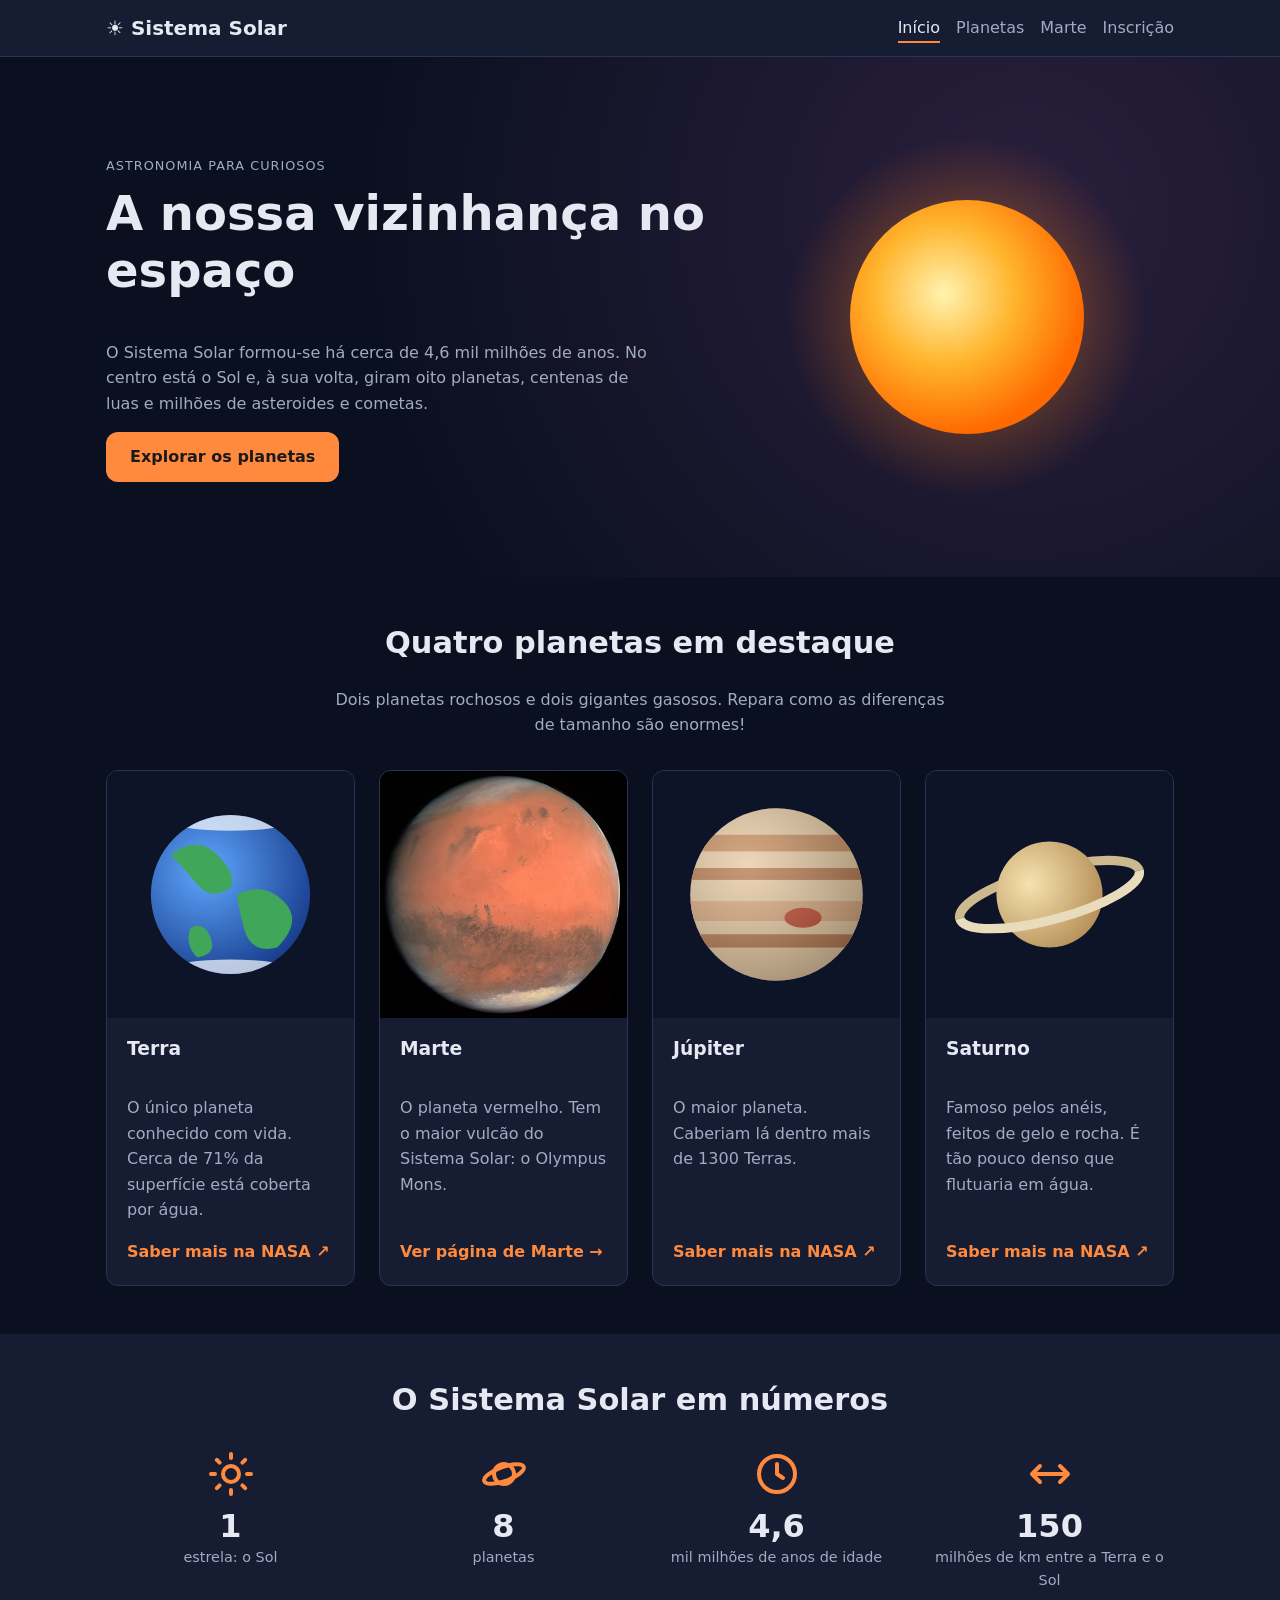
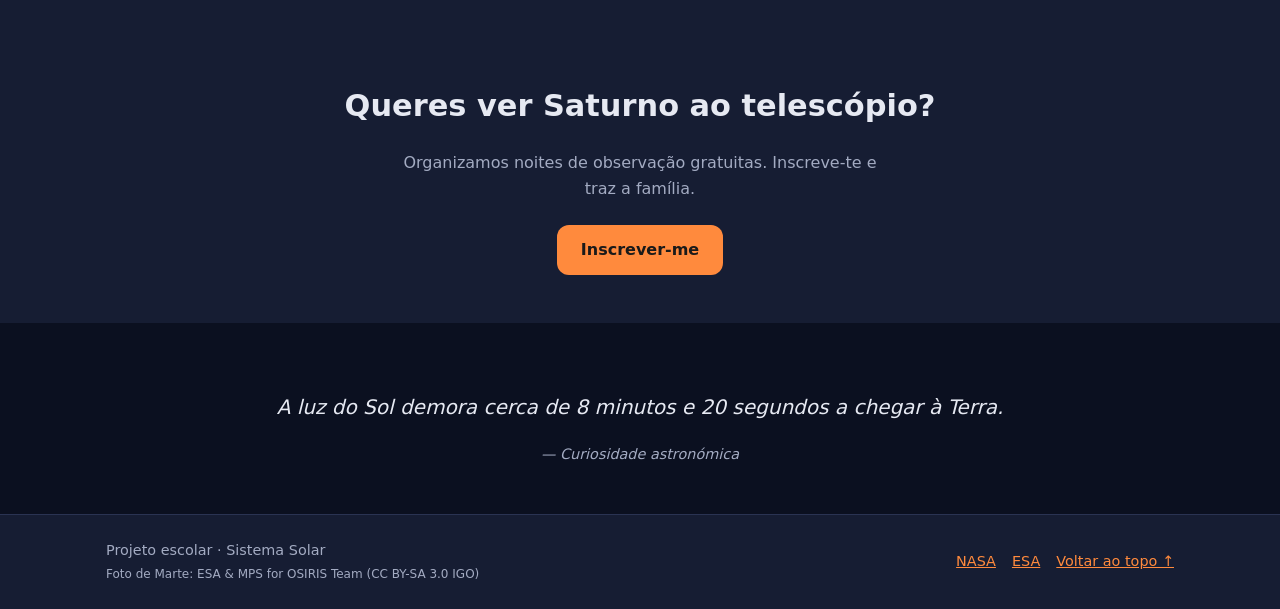
<file: sistema-solar-css/index.html>
<!DOCTYPE html>
<html lang="pt-PT">
<head>
  <!-- Codificação de caracteres: permite acentos (á, ç, ã...) -->
  <meta charset="UTF-8">
  <!-- Essencial para o design responsivo: a largura da página = largura do ecrã -->
  <meta name="viewport" content="width=device-width, initial-scale=1.0">
  <meta name="description" content="Uma viagem pelos planetas do Sistema Solar.">
  <title>Sistema Solar | Início</title>
  <!-- Ligação à folha de estilos externa -->
  <link rel="stylesheet" href="css/estilos.css">
</head>
<body>

  <!-- ===== CABEÇALHO ===== -->
  <!-- O id="topo" é o destino do link "Voltar ao topo" no rodapé -->
  <header class="cabecalho" id="topo">
    <div class="contentor cabecalho__interior">
      <a href="index.html" class="logo">☀ Sistema Solar</a>

      <!-- Navegação principal -->
      <nav aria-label="Navegação principal">
        <ul class="menu">
          <li><a href="index.html" class="menu__link menu__link--ativo">Início</a></li>
          <li><a href="#planetas" class="menu__link">Planetas</a></li>
          <li><a href="marte.html" class="menu__link">Marte</a></li>
          <li><a href="inscricao.html" class="menu__link">Inscrição</a></li>
        </ul>
      </nav>
    </div>
  </header>

  <main>

    <!-- ===== SECÇÃO DE DESTAQUE (HERO) ===== -->
    <section class="hero">
      <div class="contentor hero__grelha">
        <div class="hero__texto">
          <p class="etiqueta">Astronomia para curiosos</p>
          <h1>A nossa vizinhança no espaço</h1>
          <p>
            O Sistema Solar formou-se há cerca de 4,6 mil milhões de anos.
            No centro está o Sol e, à sua volta, giram oito planetas,
            centenas de luas e milhões de asteroides e cometas.
          </p>
          <!-- Link com aspeto de botão -->
          <a href="#planetas" class="botao">Explorar os planetas</a>
        </div>

        <!-- Imagem: o atributo alt descreve a imagem para leitores de ecrã -->
        <img
          src="img/sol.svg"
          alt="Ilustração do Sol com um brilho alaranjado"
          class="hero__imagem"
          width="400" height="400">
      </div>
    </section>

    <!-- ===== LISTA DE PLANETAS (CARTÕES) ===== -->
    <section id="planetas" class="seccao">
      <div class="contentor">
        <h2 class="seccao__titulo">Quatro planetas em destaque</h2>
        <p class="seccao__intro">
          Dois planetas rochosos e dois gigantes gasosos.
          Repara como as diferenças de tamanho são enormes!
        </p>

        <!-- Grelha de cartões: 1 coluna no telemóvel, 2 no tablet, 4 no computador -->
        <div class="grelha-cartoes">

          <article class="cartao">
            <img src="img/terra.svg" alt="Ilustração do planeta Terra" class="cartao__imagem" width="300" height="300">
            <div class="cartao__corpo">
              <h3>Terra</h3>
              <p>O único planeta conhecido com vida. Cerca de 71% da superfície está coberta por água.</p>
              <a href="https://science.nasa.gov/earth/" target="_blank" rel="noopener" class="cartao__link">Saber mais na NASA ↗</a>
            </div>
          </article>

          <article class="cartao">
            <!-- Fotografia real (JPG) em vez de ilustração (SVG).
                 srcset: lista de versões da mesma imagem e a respetiva largura (w).
                 sizes: largura que a imagem vai ocupar no ecrã.
                 O browser escolhe o ficheiro mais leve que chegue para a qualidade. -->
            <img
              src="img/marte-osiris-400.jpg"
              srcset="img/marte-osiris-400.jpg 400w,
                      img/marte-osiris-800.jpg 800w"
              sizes="(min-width: 1024px) 25vw, (min-width: 640px) 50vw, 100vw"
              alt="Fotografia de Marte tirada pela sonda Rosetta, com o planeta alaranjado sobre fundo negro"
              class="cartao__imagem cartao__imagem--foto"
              width="400" height="400"
              loading="lazy">
            <div class="cartao__corpo">
              <h3>Marte</h3>
              <p>O planeta vermelho. Tem o maior vulcão do Sistema Solar: o Olympus Mons.</p>
              <!-- Link interno para a segunda página -->
              <a href="marte.html" class="cartao__link">Ver página de Marte →</a>
            </div>
          </article>

          <article class="cartao">
            <img src="img/jupiter.svg" alt="Ilustração de Júpiter com riscas e a Grande Mancha Vermelha" class="cartao__imagem" width="300" height="300">
            <div class="cartao__corpo">
              <h3>Júpiter</h3>
              <p>O maior planeta. Caberiam lá dentro mais de 1300 Terras.</p>
              <a href="https://science.nasa.gov/jupiter/" target="_blank" rel="noopener" class="cartao__link">Saber mais na NASA ↗</a>
            </div>
          </article>

          <article class="cartao">
            <img src="img/saturno.svg" alt="Ilustração de Saturno com os seus anéis" class="cartao__imagem" width="300" height="300">
            <div class="cartao__corpo">
              <h3>Saturno</h3>
              <p>Famoso pelos anéis, feitos de gelo e rocha. É tão pouco denso que flutuaria em água.</p>
              <a href="https://science.nasa.gov/saturn/" target="_blank" rel="noopener" class="cartao__link">Saber mais na NASA ↗</a>
            </div>
          </article>

        </div>
      </div>
    </section>

    <!-- ===== EM NÚMEROS (ÍCONES SVG) =====
         Os ícones estão escritos DIRETAMENTE no HTML (SVG "inline").
         Vantagens:
           - stroke="currentColor" faz o ícone usar a cor do texto (propriedade color no CSS);
           - o tamanho controla-se com width/height no CSS;
           - não há pedidos extra ao servidor.
         aria-hidden="true": o ícone é decorativo, os leitores de ecrã ignoram-no. -->
    <section class="seccao seccao--destaque" aria-labelledby="titulo-numeros">
      <div class="contentor">
        <h2 class="seccao__titulo" id="titulo-numeros">O Sistema Solar em números</h2>

        <ul class="grelha-numeros">

          <li class="numero">
            <svg class="icone" viewBox="0 0 24 24" aria-hidden="true" fill="none" stroke="currentColor" stroke-width="2" stroke-linecap="round">
              <circle cx="12" cy="12" r="4"/>
              <path d="M12 2v2M12 20v2M2 12h2M20 12h2M4.9 4.9l1.4 1.4M17.7 17.7l1.4 1.4M4.9 19.1l1.4-1.4M17.7 6.3l1.4-1.4"/>
            </svg>
            <strong class="numero__valor">1</strong>
            <span class="numero__legenda">estrela: o Sol</span>
          </li>

          <li class="numero">
            <svg class="icone" viewBox="0 0 24 24" aria-hidden="true" fill="none" stroke="currentColor" stroke-width="2" stroke-linecap="round">
              <circle cx="12" cy="12" r="5"/>
              <ellipse cx="12" cy="12" rx="10.5" ry="3.5" transform="rotate(-20 12 12)"/>
            </svg>
            <strong class="numero__valor">8</strong>
            <span class="numero__legenda">planetas</span>
          </li>

          <li class="numero">
            <svg class="icone" viewBox="0 0 24 24" aria-hidden="true" fill="none" stroke="currentColor" stroke-width="2" stroke-linecap="round" stroke-linejoin="round">
              <circle cx="12" cy="12" r="9"/>
              <path d="M12 7v5l3 2"/>
            </svg>
            <strong class="numero__valor">4,6</strong>
            <span class="numero__legenda">mil milhões de anos de idade</span>
          </li>

          <li class="numero">
            <svg class="icone" viewBox="0 0 24 24" aria-hidden="true" fill="none" stroke="currentColor" stroke-width="2" stroke-linecap="round" stroke-linejoin="round">
              <path d="M3 12h18M7 8l-4 4 4 4M17 8l4 4-4 4"/>
            </svg>
            <strong class="numero__valor">150</strong>
            <span class="numero__legenda">milhões de km entre a Terra e o Sol</span>
          </li>

        </ul>
      </div>
    </section>

    <!-- ===== CHAMADA PARA A INSCRIÇÃO ===== -->
    <section class="seccao seccao--destaque">
      <div class="contentor chamada">
        <h2>Queres ver Saturno ao telescópio?</h2>
        <p>Organizamos noites de observação gratuitas. Inscreve-te e traz a família.</p>
        <a href="inscricao.html" class="botao">Inscrever-me</a>
      </div>
    </section>

    <!-- ===== CURIOSIDADE ===== -->
    <section class="seccao">
      <div class="contentor">
        <blockquote class="citacao">
          <p>A luz do Sol demora cerca de 8 minutos e 20 segundos a chegar à Terra.</p>
          <cite>— Curiosidade astronómica</cite>
        </blockquote>
      </div>
    </section>

  </main>

  <!-- ===== RODAPÉ ===== -->
  <footer class="rodape">
    <div class="contentor rodape__interior">
      <p>Projeto escolar · Sistema Solar<br>
        <small>Foto de Marte: ESA &amp; MPS for OSIRIS Team (CC BY-SA 3.0 IGO)</small></p>
      <ul class="rodape__links">
        <li><a href="https://science.nasa.gov/solar-system/" target="_blank" rel="noopener">NASA</a></li>
        <li><a href="https://www.esa.int/Science_Exploration/Space_Science" target="_blank" rel="noopener">ESA</a></li>
        <li><a href="#topo">Voltar ao topo ↑</a></li>
      </ul>
    </div>
  </footer>

</body>
</html>
</file>
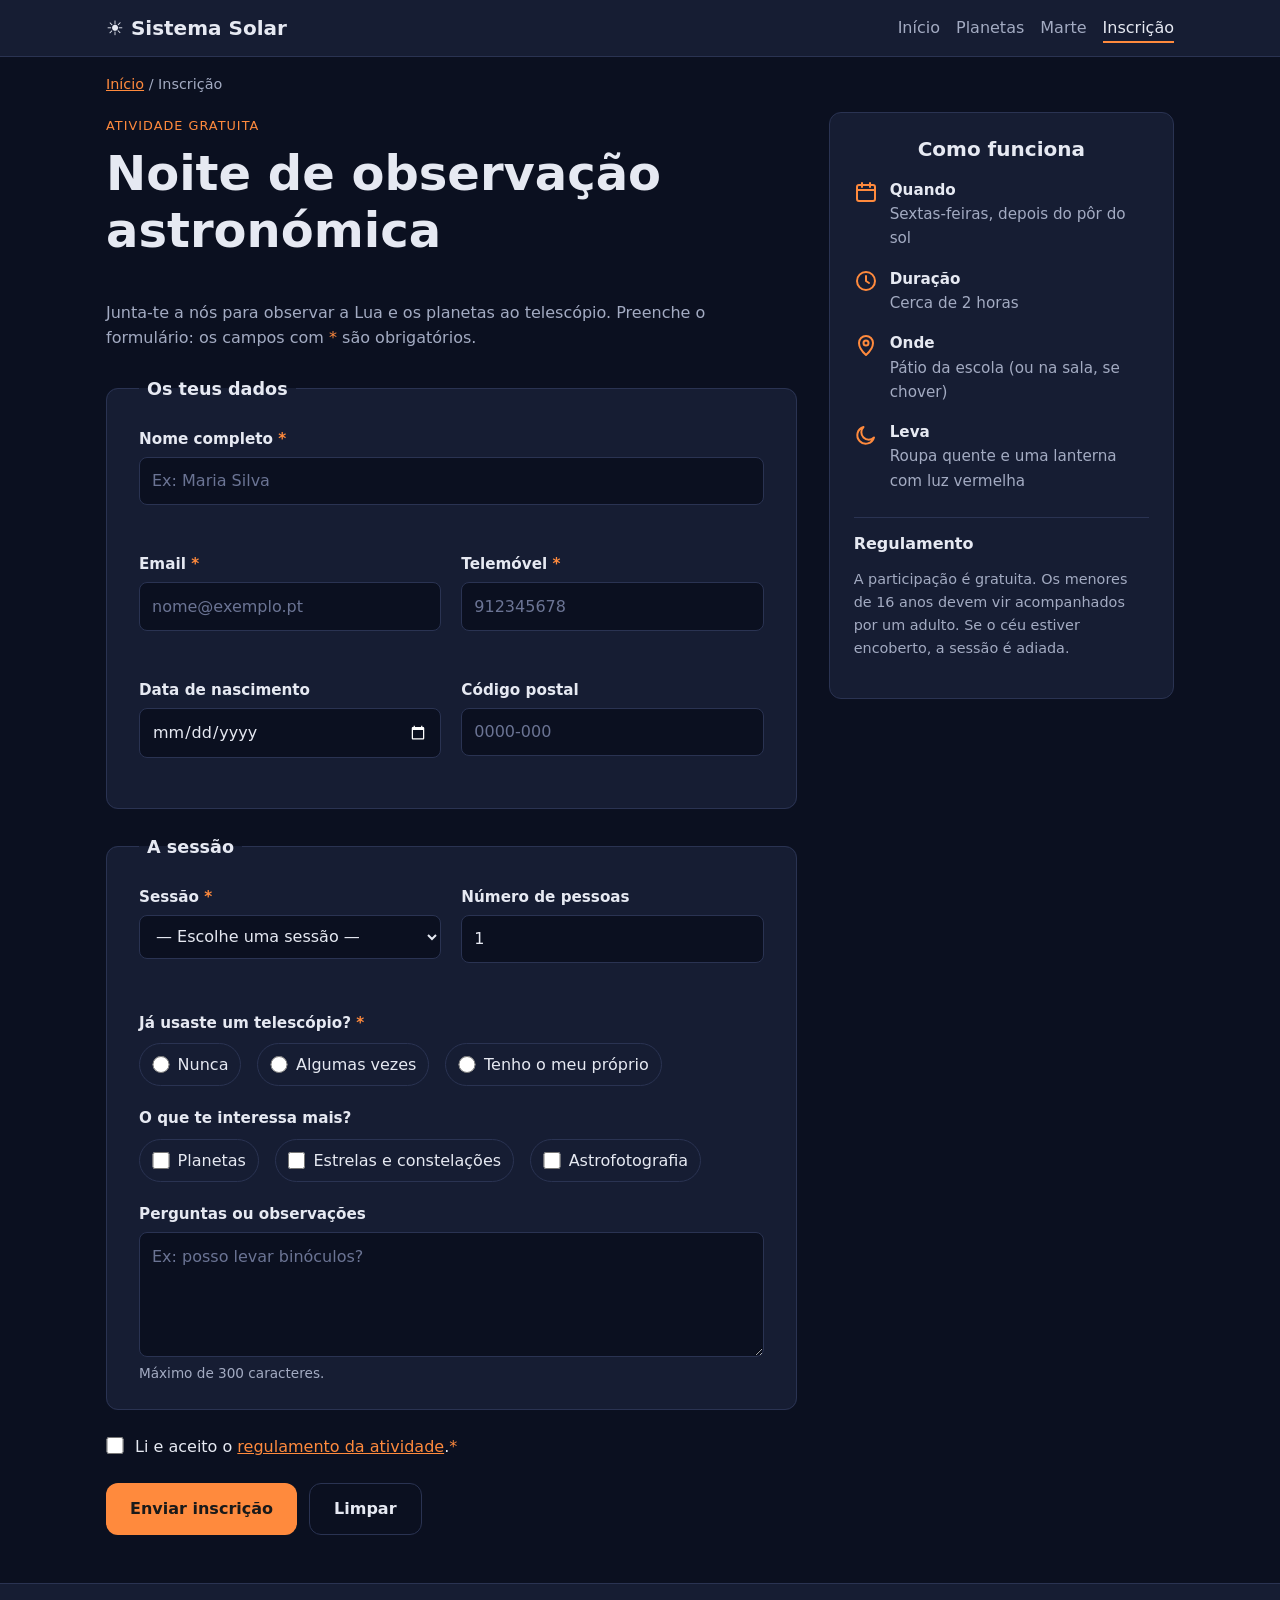
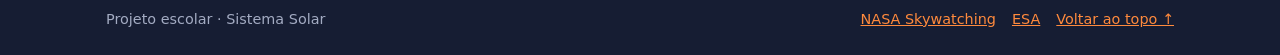
<file: sistema-solar-css/inscricao.html>
<!DOCTYPE html>
<html lang="pt-PT">
<head>
  <meta charset="UTF-8">
  <meta name="viewport" content="width=device-width, initial-scale=1.0">
  <meta name="description" content="Inscrição numa noite de observação astronómica.">
  <title>Inscrição | Sistema Solar</title>
  <link rel="stylesheet" href="css/estilos.css">
</head>
<body>

  <header class="cabecalho" id="topo">
    <div class="contentor cabecalho__interior">
      <a href="index.html" class="logo">☀ Sistema Solar</a>
      <nav aria-label="Navegação principal">
        <ul class="menu">
          <li><a href="index.html" class="menu__link">Início</a></li>
          <li><a href="index.html#planetas" class="menu__link">Planetas</a></li>
          <li><a href="marte.html" class="menu__link">Marte</a></li>
          <li><a href="inscricao.html" class="menu__link menu__link--ativo" aria-current="page">Inscrição</a></li>
        </ul>
      </nav>
    </div>
  </header>

  <main class="contentor">

    <nav class="trilho" aria-label="Trilho de navegação">
      <a href="index.html">Início</a> / <span>Inscrição</span>
    </nav>

    <div class="layout-artigo">

      <!-- ===== FORMULÁRIO ===== -->
      <section class="artigo">
        <p class="etiqueta">Atividade gratuita</p>
        <h1>Noite de observação astronómica</h1>
        <p class="texto-suave">
          Junta-te a nós para observar a Lua e os planetas ao telescópio.
          Preenche o formulário: os campos com <span class="obrigatorio" aria-hidden="true">*</span>
          são obrigatórios.
        </p>

        <!--
          action → para onde os dados são enviados.
          method → "get" põe os dados no URL (útil na aula: depois de enviar,
                   olhem para a barra de endereço e vejam os pares nome=valor!).
                   Num site real, com servidor, usaríamos method="post".
        -->
        <form class="formulario" action="inscricao.html" method="get">

          <!-- Campo invisível: vai no envio, mas o utilizador não o vê nem preenche -->
          <input type="hidden" name="origem" value="site-sistema-solar">

          <!-- ===== GRUPO 1 =====
               fieldset agrupa campos relacionados; legend é o título do grupo
               (os leitores de ecrã anunciam-no ao entrar no grupo). -->
          <fieldset class="grupo">
            <legend class="grupo__titulo">Os teus dados</legend>

            <!-- Grelha: 1 coluna no telemóvel, 2 colunas em ecrãs maiores -->
            <div class="grelha-campos">

              <!-- for="nome" liga o label ao input com id="nome":
                   clicar no texto coloca o cursor no campo. -->
              <div class="campo campo--largo">
                <label for="nome">Nome completo <span class="obrigatorio" aria-hidden="true">*</span></label>
                <input type="text" id="nome" name="nome"
                       placeholder="Ex: Maria Silva"
                       autocomplete="name"
                       minlength="3" required
                       aria-describedby="ajuda-nome">
                <!-- Esta mensagem só aparece se o campo for inválido (ver CSS) -->
                <small class="ajuda" id="ajuda-nome">Escreve pelo menos 3 letras.</small>
              </div>

              <!-- type="email": o browser valida o formato sozinho (validação de TIPO) -->
              <div class="campo">
                <label for="email">Email <span class="obrigatorio" aria-hidden="true">*</span></label>
                <input type="email" id="email" name="email"
                       placeholder="nome@exemplo.pt"
                       autocomplete="email" required
                       aria-describedby="ajuda-email">
                <small class="ajuda" id="ajuda-email">Formato esperado: nome@dominio.pt</small>
              </div>

              <!-- type="tel" NÃO valida nada sozinho: é o pattern que impõe o formato
                   (validação de CONTEÚDO). Aceita 9 dígitos começados por 2 (fixo)
                   ou por 91, 92, 93 ou 96 (telemóvel). -->
              <div class="campo">
                <label for="telefone">Telemóvel <span class="obrigatorio" aria-hidden="true">*</span></label>
                <input type="tel" id="telefone" name="telefone"
                       placeholder="912345678"
                       autocomplete="tel"
                       pattern="(9[1236][0-9]{7}|2[0-9]{8})"
                       required
                       aria-describedby="ajuda-telefone">
                <small class="ajuda" id="ajuda-telefone">9 dígitos, sem espaços (ex: 912345678).</small>
              </div>

              <!-- type="date": calendário nativo. min e max limitam as datas aceites -->
              <div class="campo">
                <label for="nascimento">Data de nascimento</label>
                <input type="date" id="nascimento" name="nascimento"
                       min="1920-01-01" max="2020-12-31"
                       autocomplete="bday">
              </div>

              <!-- Validação com pattern num campo de texto: formato 0000-000 -->
              <div class="campo">
                <label for="codigo-postal">Código postal</label>
                <input type="text" id="codigo-postal" name="codigo_postal"
                       placeholder="0000-000"
                       pattern="[0-9]{4}-[0-9]{3}"
                       inputmode="numeric"
                       autocomplete="postal-code"
                       aria-describedby="ajuda-cp">
                <small class="ajuda" id="ajuda-cp">Formato: 4 dígitos, hífen, 3 dígitos.</small>
              </div>

            </div>
          </fieldset>

          <!-- ===== GRUPO 2 ===== -->
          <fieldset class="grupo">
            <legend class="grupo__titulo">A sessão</legend>

            <div class="grelha-campos">

              <!-- select: o que é enviado é o VALUE da option, não o texto visível -->
              <div class="campo">
                <label for="sessao">Sessão <span class="obrigatorio" aria-hidden="true">*</span></label>
                <select id="sessao" name="sessao" required>
                  <!-- value="" + required obriga a escolher outra opção -->
                  <option value="">— Escolhe uma sessão —</option>
                  <option value="lua">A Lua e as suas crateras</option>
                  <option value="jupiter">Júpiter e as suas luas</option>
                  <option value="saturno">Os anéis de Saturno</option>
                </select>
              </div>

              <!-- type="number": só aceita números entre min e max -->
              <div class="campo">
                <label for="pessoas">Número de pessoas</label>
                <input type="number" id="pessoas" name="pessoas"
                       min="1" max="5" step="1" value="1"
                       aria-describedby="ajuda-pessoas">
                <small class="ajuda" id="ajuda-pessoas">Entre 1 e 5 pessoas.</small>
              </div>

            </div>

            <!-- RADIO: escolha única. Todos têm o MESMO name, por isso só um fica marcado.
                 Aqui o label ENVOLVE o input (dispensa for/id). -->
            <fieldset class="opcoes">
              <legend>Já usaste um telescópio? <span class="obrigatorio" aria-hidden="true">*</span></legend>
              <label class="opcao">
                <input type="radio" name="experiencia" value="nunca" required> Nunca
              </label>
              <label class="opcao">
                <input type="radio" name="experiencia" value="algumas"> Algumas vezes
              </label>
              <label class="opcao">
                <input type="radio" name="experiencia" value="tenho"> Tenho o meu próprio
              </label>
            </fieldset>

            <!-- CHECKBOX: escolha múltipla. Podem partilhar o name;
                 o servidor recebe todos os valores marcados. -->
            <fieldset class="opcoes">
              <legend>O que te interessa mais?</legend>
              <label class="opcao">
                <input type="checkbox" name="interesses" value="planetas"> Planetas
              </label>
              <label class="opcao">
                <input type="checkbox" name="interesses" value="estrelas"> Estrelas e constelações
              </label>
              <label class="opcao">
                <input type="checkbox" name="interesses" value="fotografia"> Astrofotografia
              </label>
            </fieldset>

            <!-- textarea: texto em várias linhas. Não tem value: o conteúdo vai entre as tags -->
            <div class="campo">
              <label for="mensagem">Perguntas ou observações</label>
              <textarea id="mensagem" name="mensagem" rows="4" maxlength="300"
                        placeholder="Ex: posso levar binóculos?"
                        aria-describedby="ajuda-mensagem"></textarea>
              <small class="nota" id="ajuda-mensagem">Máximo de 300 caracteres.</small>
            </div>
          </fieldset>

          <!-- Checkbox obrigatória -->
          <label class="opcao opcao--termos">
            <input type="checkbox" name="termos" value="aceito" required>
            Li e aceito o <a href="#regulamento">regulamento da atividade</a>.<span class="obrigatorio" aria-hidden="true">*</span>
          </label>

          <!-- type="submit" envia; type="reset" repõe os valores iniciais -->
          <div class="formulario__acoes">
            <button type="submit" class="botao">Enviar inscrição</button>
            <button type="reset" class="botao botao--secundario">Limpar</button>
          </div>

        </form>
      </section>

      <!-- ===== BARRA LATERAL: informação da atividade ===== -->
      <aside class="lateral">
        <h2>Como funciona</h2>

        <ul class="lista-info">
          <li>
            <svg class="icone icone--pequeno" viewBox="0 0 24 24" aria-hidden="true" fill="none" stroke="currentColor" stroke-width="2" stroke-linecap="round" stroke-linejoin="round">
              <rect x="3" y="5" width="18" height="16" rx="2"/><path d="M3 10h18M8 3v4M16 3v4"/>
            </svg>
            <div><strong>Quando</strong><br>Sextas-feiras, depois do pôr do sol</div>
          </li>
          <li>
            <svg class="icone icone--pequeno" viewBox="0 0 24 24" aria-hidden="true" fill="none" stroke="currentColor" stroke-width="2" stroke-linecap="round" stroke-linejoin="round">
              <circle cx="12" cy="12" r="9"/><path d="M12 7v5l3 2"/>
            </svg>
            <div><strong>Duração</strong><br>Cerca de 2 horas</div>
          </li>
          <li>
            <svg class="icone icone--pequeno" viewBox="0 0 24 24" aria-hidden="true" fill="none" stroke="currentColor" stroke-width="2" stroke-linecap="round" stroke-linejoin="round">
              <path d="M12 21s-7-6.2-7-12a7 7 0 0 1 14 0c0 5.8-7 12-7 12z"/><circle cx="12" cy="9" r="2.5"/>
            </svg>
            <div><strong>Onde</strong><br>Pátio da escola (ou na sala, se chover)</div>
          </li>
          <li>
            <svg class="icone icone--pequeno" viewBox="0 0 24 24" aria-hidden="true" fill="none" stroke="currentColor" stroke-width="2" stroke-linecap="round" stroke-linejoin="round">
              <path d="M20 14.5A8.5 8.5 0 1 1 9.5 4a6.5 6.5 0 0 0 10.5 10.5z"/>
            </svg>
            <div><strong>Leva</strong><br>Roupa quente e uma lanterna com luz vermelha</div>
          </li>
        </ul>

        <section id="regulamento" class="regulamento">
          <h3>Regulamento</h3>
          <p>A participação é gratuita. Os menores de 16 anos devem vir acompanhados por um adulto.
             Se o céu estiver encoberto, a sessão é adiada.</p>
        </section>
      </aside>

    </div>
  </main>

  <footer class="rodape">
    <div class="contentor rodape__interior">
      <p>Projeto escolar · Sistema Solar</p>
      <ul class="rodape__links">
        <li><a href="https://science.nasa.gov/skywatching/" target="_blank" rel="noopener">NASA Skywatching</a></li>
        <li><a href="https://www.esa.int/Science_Exploration/Space_Science" target="_blank" rel="noopener">ESA</a></li>
        <li><a href="#topo">Voltar ao topo ↑</a></li>
      </ul>
    </div>
  </footer>

</body>
</html>
</file>
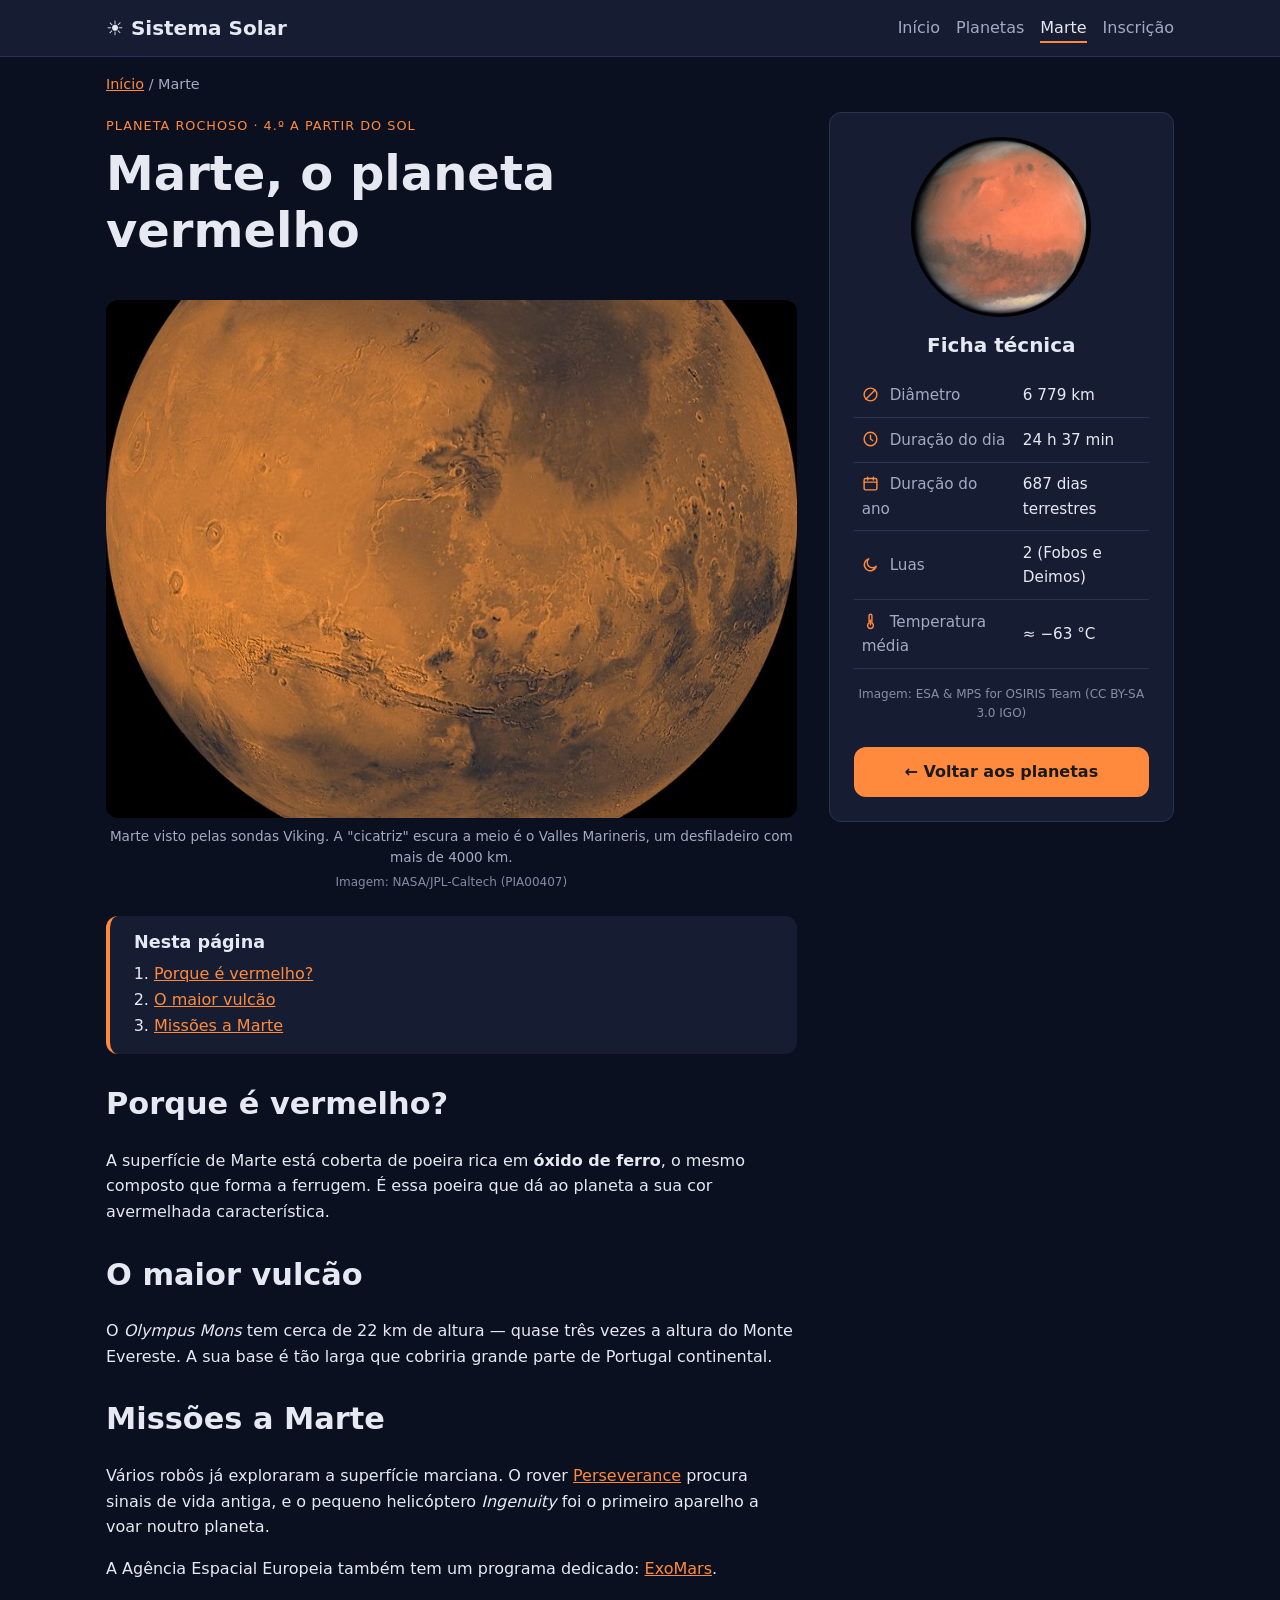
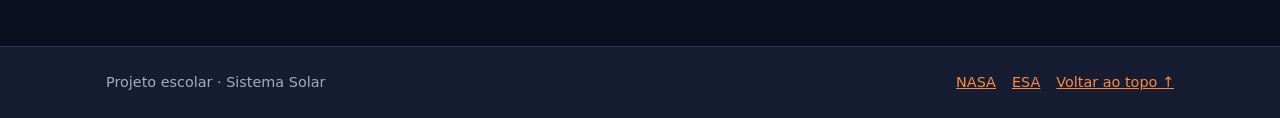
<file: sistema-solar-css/marte.html>
<!DOCTYPE html>
<html lang="pt-PT">
<head>
  <meta charset="UTF-8">
  <meta name="viewport" content="width=device-width, initial-scale=1.0">
  <meta name="description" content="Tudo sobre Marte, o planeta vermelho.">
  <title>Marte | Sistema Solar</title>
  <link rel="stylesheet" href="css/estilos.css">
</head>
<body>

  <header class="cabecalho" id="topo">
    <div class="contentor cabecalho__interior">
      <a href="index.html" class="logo">☀ Sistema Solar</a>
      <nav aria-label="Navegação principal">
        <ul class="menu">
          <li><a href="index.html" class="menu__link">Início</a></li>
          <li><a href="index.html#planetas" class="menu__link">Planetas</a></li>
          <!-- aria-current indica a página atual a leitores de ecrã -->
          <li><a href="marte.html" class="menu__link menu__link--ativo" aria-current="page">Marte</a></li>
          <li><a href="inscricao.html" class="menu__link">Inscrição</a></li>
        </ul>
      </nav>
    </div>
  </header>

  <main class="contentor">

    <!-- "Trilho" de navegação: mostra onde estamos no site -->
    <nav class="trilho" aria-label="Trilho de navegação">
      <a href="index.html">Início</a> / <span>Marte</span>
    </nav>

    <!-- Layout de duas colunas em ecrãs grandes: artigo + barra lateral -->
    <div class="layout-artigo">

      <!-- ===== ARTIGO PRINCIPAL ===== -->
      <article class="artigo">
        <p class="etiqueta">Planeta rochoso · 4.º a partir do Sol</p>
        <h1>Marte, o planeta vermelho</h1>

        <!-- figure + figcaption: imagem com legenda -->
        <!-- Imagem responsiva com 3 tamanhos: o telemóvel descarrega a de 400px,
             o computador a de 800px ou 1200px (ecrãs de alta densidade). -->
        <figure class="figura">
          <img src="img/marte-viking-800.jpg"
               srcset="img/marte-viking-400.jpg 400w,
                       img/marte-viking-800.jpg 800w,
                       img/marte-viking-1200.jpg 1200w"
               sizes="(min-width: 1024px) 700px, 100vw"
               alt="Fotografia de Marte com o longo desfiladeiro Valles Marineris a atravessar o planeta"
               width="1200" height="1200">
          <figcaption>
            Marte visto pelas sondas Viking. A "cicatriz" escura a meio é o Valles Marineris,
            um desfiladeiro com mais de 4000 km.
            <small>Imagem: NASA/JPL-Caltech (PIA00407)</small>
          </figcaption>
        </figure>

        <!-- Índice com links para secções da própria página (âncoras) -->
        <nav class="indice" aria-label="Índice do artigo">
          <h2>Nesta página</h2>
          <ol>
            <li><a href="#cor">Porque é vermelho?</a></li>
            <li><a href="#vulcao">O maior vulcão</a></li>
            <li><a href="#missoes">Missões a Marte</a></li>
          </ol>
        </nav>

        <section id="cor">
          <h2>Porque é vermelho?</h2>
          <p>
            A superfície de Marte está coberta de poeira rica em <strong>óxido de ferro</strong>,
            o mesmo composto que forma a ferrugem. É essa poeira que dá ao planeta
            a sua cor avermelhada característica.
          </p>
        </section>

        <section id="vulcao">
          <h2>O maior vulcão</h2>
          <p>
            O <em>Olympus Mons</em> tem cerca de 22 km de altura — quase três vezes
            a altura do Monte Evereste. A sua base é tão larga que cobriria
            grande parte de Portugal continental.
          </p>
        </section>

        <section id="missoes">
          <h2>Missões a Marte</h2>
          <p>
            Vários robôs já exploraram a superfície marciana. O rover
            <a href="https://science.nasa.gov/mission/mars-2020-perseverance/" target="_blank" rel="noopener">Perseverance</a>
            procura sinais de vida antiga, e o pequeno helicóptero
            <em>Ingenuity</em> foi o primeiro aparelho a voar noutro planeta.
          </p>
          <p>
            A Agência Espacial Europeia também tem um programa dedicado:
            <a href="https://www.esa.int/Science_Exploration/Human_and_Robotic_Exploration/Exploration/ExoMars" target="_blank" rel="noopener">ExoMars</a>.
          </p>
        </section>
      </article>

      <!-- ===== BARRA LATERAL ===== -->
      <aside class="lateral">
        <img src="img/marte-osiris-400.jpg"
             alt="Fotografia de Marte tirada pela sonda Rosetta"
             class="lateral__imagem" width="400" height="400" loading="lazy">
        <h2>Ficha técnica</h2>

        <!-- Aqui os ícones são FICHEIROS .svg usados com <img>
             (ao contrário da página inicial, onde estão "inline").
             Com <img> a cor fica fixa dentro do ficheiro: não muda com o CSS.
             alt="" porque o texto ao lado já diz o que o ícone representa. -->
        <div class="tabela-wrapper">
          <table class="tabela">
            <tbody>
              <tr>
                <th scope="row"><img src="img/icones/diametro.svg" alt="" class="tabela__icone"> Diâmetro</th>
                <td>6 779 km</td>
              </tr>
              <tr>
                <th scope="row"><img src="img/icones/relogio.svg" alt="" class="tabela__icone"> Duração do dia</th>
                <td>24 h 37 min</td>
              </tr>
              <tr>
                <th scope="row"><img src="img/icones/calendario.svg" alt="" class="tabela__icone"> Duração do ano</th>
                <td>687 dias terrestres</td>
              </tr>
              <tr>
                <th scope="row"><img src="img/icones/lua.svg" alt="" class="tabela__icone"> Luas</th>
                <td>2 (Fobos e Deimos)</td>
              </tr>
              <tr>
                <th scope="row"><img src="img/icones/termometro.svg" alt="" class="tabela__icone"> Temperatura média</th>
                <td>≈ −63 °C</td>
              </tr>
            </tbody>
          </table>
        </div>
        <p class="credito">Imagem: ESA &amp; MPS for OSIRIS Team (CC BY-SA 3.0 IGO)</p>

        <a href="index.html#planetas" class="botao botao--largo">← Voltar aos planetas</a>
      </aside>

    </div>
  </main>

  <footer class="rodape">
    <div class="contentor rodape__interior">
      <p>Projeto escolar · Sistema Solar</p>
      <ul class="rodape__links">
        <li><a href="https://science.nasa.gov/mars/" target="_blank" rel="noopener">NASA</a></li>
        <li><a href="https://www.esa.int/Science_Exploration/Space_Science" target="_blank" rel="noopener">ESA</a></li>
        <li><a href="#topo">Voltar ao topo ↑</a></li>
      </ul>
    </div>
  </footer>

</body>
</html>
</file>
<file: sistema-solar-css/css/estilos.css>
/* =========================================================
   ESTILOS DO SITE "SISTEMA SOLAR"
   Abordagem: MOBILE FIRST
   -> Escrevemos primeiro os estilos para ecrãs pequenos.
   -> Depois, com @media (min-width: ...), acrescentamos
      ajustes para ecrãs maiores.
   (Esta é exatamente a lógica do Tailwind: md:, lg:, ...)
   ========================================================= */


/* ---------- 1. VARIÁVEIS (cores, espaçamentos) ----------
   Equivalem ao "tema" que mais tarde se configura no Tailwind. */
:root {
  --cor-fundo: #0b1020;
  --cor-superficie: #161d33;
  --cor-texto: #e6e9f2;
  --cor-texto-suave: #a3abc2;
  --cor-destaque: #ff8a3d;      /* laranja "solar" */
  --cor-destaque-escura: #e06a1c;
  --cor-borda: #2a3352;

  --raio: 12px;                 /* cantos arredondados */
  --largura-max: 1100px;        /* largura máxima do conteúdo */
  --fonte: system-ui, -apple-system, "Segoe UI", Roboto, sans-serif;
}


/* ---------- 2. RESET BÁSICO ---------- */
*,
*::before,
*::after {
  box-sizing: border-box;       /* padding e border contam na largura */
}

body {
  margin: 0;
  font-family: var(--fonte);
  font-size: 1rem;
  line-height: 1.6;
  color: var(--cor-texto);
  background-color: var(--cor-fundo);
}

/* Imagens responsivas: nunca ultrapassam o contentor */
img {
  max-width: 100%;
  height: auto;
  display: block;
}

h1, h2, h3 {
  line-height: 1.2;
  margin-top: 0;
}

/* Tamanho de letra fluido: clamp(mínimo, ideal, máximo) */
h1 { font-size: clamp(1.8rem, 5vw, 3rem); }
h2 { font-size: clamp(1.4rem, 3vw, 1.9rem); }

a {
  color: var(--cor-destaque);
}

a:hover,
a:focus {
  color: #ffb27a;
}

html {
  scroll-behavior: smooth;      /* deslocamento suave nas âncoras (#) */
}


/* ---------- 3. CONTENTOR ----------
   Centra o conteúdo e limita a largura. */
.contentor {
  width: 100%;
  max-width: var(--largura-max);
  margin-left: auto;
  margin-right: auto;
  padding-left: 1rem;
  padding-right: 1rem;
}


/* ---------- 4. CABEÇALHO E MENU ---------- */
.cabecalho {
  background-color: var(--cor-superficie);
  border-bottom: 1px solid var(--cor-borda);
  position: sticky;             /* fica preso no topo ao fazer scroll */
  top: 0;
  z-index: 10;
}

.cabecalho__interior {
  display: flex;
  flex-direction: column;       /* telemóvel: logo em cima, menu em baixo */
  align-items: center;
  gap: 0.5rem;
  padding-top: 0.75rem;
  padding-bottom: 0.75rem;
}

.logo {
  font-size: 1.25rem;
  font-weight: 700;
  color: var(--cor-texto);
  text-decoration: none;
}

.menu {
  list-style: none;
  margin: 0;
  padding: 0;
  display: flex;
  flex-wrap: wrap;              /* em ecrãs muito estreitos os links passam à linha seguinte */
  justify-content: center;
  gap: 0.5rem 1rem;
}

.menu__link {
  color: var(--cor-texto-suave);
  text-decoration: none;
  padding: 0.25rem 0;
  border-bottom: 2px solid transparent;
}

.menu__link:hover,
.menu__link--ativo {
  color: var(--cor-texto);
  border-bottom-color: var(--cor-destaque);
}


/* ---------- 5. COMPONENTES REUTILIZÁVEIS ---------- */
.etiqueta {
  display: inline-block;
  font-size: 0.8rem;
  text-transform: uppercase;
  letter-spacing: 0.08em;
  color: var(--cor-destaque);
  margin: 0 0 0.5rem;
}

.botao {
  display: inline-block;
  background-color: var(--cor-destaque);
  color: #1a1a1a;
  font-weight: 600;
  text-decoration: none;
  padding: 0.75rem 1.5rem;
  border-radius: var(--raio);
  transition: background-color 0.2s;
}

.botao:hover,
.botao:focus {
  background-color: var(--cor-destaque-escura);
  color: #fff;
}

.botao--largo {
  display: block;
  text-align: center;
  margin-top: 1.5rem;
}


/* ---------- 6. HERO (página inicial) ---------- */
.hero {
  padding: 3rem 0;
  background: radial-gradient(circle at 80% 30%, #2a1f3d, var(--cor-fundo) 60%);
}

.hero__grelha {
  display: grid;
  grid-template-columns: 1fr;   /* telemóvel: 1 coluna */
  gap: 2rem;
  align-items: center;
}

.hero__texto p {
  color: var(--cor-texto-suave);
  max-width: 55ch;              /* linhas com no máximo ~55 caracteres */
}

.hero__imagem {
  width: 70%;
  max-width: 360px;
  margin: 0 auto;
  order: -1;                    /* no telemóvel a imagem aparece primeiro */
}


/* ---------- 7. SECÇÕES ---------- */
.seccao {
  padding: 3rem 0;
}

.seccao__titulo {
  text-align: center;
}

.seccao__intro {
  text-align: center;
  color: var(--cor-texto-suave);
  max-width: 60ch;
  margin: 0 auto 2rem;
}

.seccao--destaque {
  background-color: var(--cor-superficie);
}

.citacao {
  margin: 0;
  text-align: center;
  font-size: 1.25rem;
  font-style: italic;
}

.citacao cite {
  display: block;
  margin-top: 0.5rem;
  font-size: 0.9rem;
  color: var(--cor-texto-suave);
}


/* ---------- 7b. NÚMEROS COM ÍCONES SVG ---------- */
.grelha-numeros {
  list-style: none;
  margin: 2rem 0 0;
  padding: 0;
  display: grid;
  grid-template-columns: repeat(2, 1fr);   /* telemóvel: 2 colunas */
  gap: 1.5rem;
}

.numero {
  display: flex;
  flex-direction: column;
  align-items: center;
  text-align: center;
  gap: 0.25rem;
}

/* O tamanho e a cor do ícone vêm do CSS.
   Como o SVG usa stroke="currentColor", basta mudar "color". */
.icone {
  width: 3rem;
  height: 3rem;
  color: var(--cor-destaque);
  margin-bottom: 0.5rem;
  transition: transform 0.2s, color 0.2s;
}

.numero:hover .icone {
  color: #ffd27a;                /* muda a cor do ícone sem tocar no SVG */
  transform: scale(1.15);
}

.numero__valor {
  font-size: 2rem;
  line-height: 1;
}

.numero__legenda {
  font-size: 0.9rem;
  color: var(--cor-texto-suave);
}


/* ---------- 8. GRELHA DE CARTÕES ---------- */
.grelha-cartoes {
  display: grid;
  grid-template-columns: 1fr;   /* telemóvel: 1 coluna */
  gap: 1.5rem;
}

.cartao {
  background-color: var(--cor-superficie);
  border: 1px solid var(--cor-borda);
  border-radius: var(--raio);
  overflow: hidden;
  display: flex;
  flex-direction: column;
  transition: transform 0.2s;
}

.cartao:hover {
  transform: translateY(-4px);
}

.cartao__imagem {
  width: 100%;
  aspect-ratio: 1 / 1;          /* imagem sempre quadrada */
  object-fit: cover;
  background-color: #0e1428;
  padding: 1.5rem;
}

/* Variante para fotografias: sem margem interior, a foto ocupa o espaço todo */
.cartao__imagem--foto {
  padding: 0;
  background-color: #000;
}

.cartao__corpo {
  padding: 1.25rem;
  display: flex;
  flex-direction: column;
  flex-grow: 1;                 /* todos os cartões ficam com a mesma altura */
}

.cartao__corpo p {
  color: var(--cor-texto-suave);
  flex-grow: 1;                 /* empurra o link para o fundo do cartão */
}

.cartao__link {
  font-weight: 600;
  text-decoration: none;
}


/* ---------- 9. PÁGINA DE ARTIGO (Marte) ---------- */
.trilho {
  padding: 1rem 0;
  font-size: 0.9rem;
  color: var(--cor-texto-suave);
}

.layout-artigo {
  display: grid;
  grid-template-columns: 1fr;   /* telemóvel: artigo e lateral empilhados */
  gap: 2rem;
  padding-bottom: 3rem;
}

.artigo section {
  margin-top: 2rem;
  scroll-margin-top: 6rem;      /* evita que o título fique tapado pelo cabeçalho fixo */
}

.figura {
  margin: 1.5rem 0;
}

.figura img {
  width: 100%;
  border-radius: var(--raio);
}

.figura img {
  aspect-ratio: 4 / 3;            /* corta a foto quadrada num retângulo */
  object-fit: cover;              /* preenche sem deformar */
  object-position: center 75%;    /* escolhe que parte da foto fica visível */
}

.figura figcaption {
  font-size: 0.85rem;
  color: var(--cor-texto-suave);
  margin-top: 0.5rem;
  text-align: center;
}

.figura figcaption small,
.credito {
  display: block;
  font-size: 0.75rem;
  opacity: 0.8;
  margin-top: 0.25rem;
}

.credito {
  text-align: center;
  color: var(--cor-texto-suave);
  margin: 1rem 0 0;
}

.indice {
  background-color: var(--cor-superficie);
  border-left: 4px solid var(--cor-destaque);
  border-radius: var(--raio);
  padding: 1rem 1.5rem;
}

.indice h2 {
  font-size: 1.1rem;
  margin-bottom: 0.5rem;
}

.indice ol {
  margin: 0;
  padding-left: 1.25rem;
}

.lateral {
  background-color: var(--cor-superficie);
  border: 1px solid var(--cor-borda);
  border-radius: var(--raio);
  padding: 1.5rem;
  align-self: start;            /* não estica até à altura do artigo */
}

.lateral__imagem {
  width: 180px;
  margin: 0 auto 1rem;
  border-radius: 50%;           /* recorta a foto em círculo */
}

.lateral h2 {
  font-size: 1.25rem;
  text-align: center;
}

.tabela-wrapper {
  overflow-x: auto;             /* se a tabela não couber, faz scroll lateral */
}

.tabela {
  width: 100%;
  border-collapse: collapse;
  font-size: 0.95rem;
}

.tabela th,
.tabela td {
  padding: 0.6rem 0.5rem;
  border-bottom: 1px solid var(--cor-borda);
  text-align: left;
}

.tabela th {
  color: var(--cor-texto-suave);
  font-weight: 500;
}

/* Ícone pequeno alinhado com o texto */
.tabela__icone {
  display: inline-block;
  width: 1.1rem;
  height: 1.1rem;
  vertical-align: -0.2rem;
  margin-right: 0.35rem;
}


/* ---------- 10. RODAPÉ ---------- */
.rodape {
  background-color: var(--cor-superficie);
  border-top: 1px solid var(--cor-borda);
  padding: 1.5rem 0;
  font-size: 0.9rem;
  color: var(--cor-texto-suave);
}

.rodape__interior {
  display: flex;
  flex-direction: column;
  align-items: center;
  gap: 0.5rem;
  text-align: center;
}

.rodape__interior p {
  margin: 0;
}

.rodape__links {
  list-style: none;
  margin: 0;
  padding: 0;
  display: flex;
  flex-wrap: wrap;              /* os links passam para a linha seguinte se faltar espaço */
  justify-content: center;
  gap: 1rem;
}


/* ---------- 11. FORMULÁRIO (página de inscrição) ---------- */
.texto-suave {
  color: var(--cor-texto-suave);
}

.obrigatorio {
  color: var(--cor-destaque);
}

.formulario {
  display: flex;
  flex-direction: column;
  gap: 1.5rem;
  margin-top: 1.5rem;
}

/* fieldset vem com borda e margens do browser: substituímos pelo nosso estilo */
.grupo {
  margin: 0;
  padding: 1.25rem;
  border: 1px solid var(--cor-borda);
  border-radius: var(--raio);
  background-color: var(--cor-superficie);
  display: flex;
  flex-direction: column;
  gap: 1.25rem;
  min-width: 0;                  /* evita que o fieldset rebente a grelha em ecrãs estreitos */
}

.grupo__titulo {
  font-weight: 700;
  font-size: 1.1rem;
  padding: 0 0.5rem;
}

.grelha-campos {
  display: grid;
  grid-template-columns: 1fr;    /* telemóvel: 1 coluna */
  gap: 1.25rem;
}

/* Cada campo: label em cima, input, mensagem de ajuda em baixo */
.campo {
  display: flex;
  flex-direction: column;
  gap: 0.35rem;
}

.campo label,
.opcoes legend {
  font-weight: 600;
  font-size: 0.95rem;
}

/* Estilo comum a todas as caixas de texto.
   Seletor de atributo [type="..."] para escolher só certos inputs. */
.campo input,
.campo select,
.campo textarea {
  width: 100%;
  font: inherit;                 /* os inputs não herdam a fonte por defeito */
  color: var(--cor-texto);
  background-color: var(--cor-fundo);
  border: 1px solid var(--cor-borda);
  border-radius: 8px;
  padding: 0.65rem 0.75rem;
  transition: border-color 0.2s, box-shadow 0.2s;
}

.campo textarea {
  resize: vertical;              /* só deixa redimensionar na vertical */
}

.campo input::placeholder,
.campo textarea::placeholder {
  color: #6b7494;
}

/* Calendário do input date visível em fundo escuro */
.campo input[type="date"] {
  color-scheme: dark;
}

/* :focus-visible → o campo que está a ser editado */
.campo input:focus-visible,
.campo select:focus-visible,
.campo textarea:focus-visible {
  outline: none;
  border-color: var(--cor-destaque);
  box-shadow: 0 0 0 3px rgba(255, 138, 61, 0.3);
}

/* ---- Estados de validação (sem JavaScript!) ----
   :user-invalid só se aplica DEPOIS de o utilizador mexer no campo
   (ao contrário de :invalid, que pinta tudo a vermelho logo ao abrir a página). */
.campo input:user-invalid,
.campo select:user-invalid {
  border-color: #ff5c7a;
}

.campo input:user-valid {
  border-color: #3ccf91;
}

/* Mensagem de ajuda: escondida por defeito...
   visibility: hidden → invisível, MAS continua a ocupar o seu espaço.
   (com display: none o espaço desaparecia e, ao mostrar a mensagem,
    o conteúdo abaixo era empurrado para baixo.) */
.ajuda {
  display: block;
  visibility: hidden;
  opacity: 0;
  font-size: 0.85rem;
  color: #ff8fa3;
  transition: opacity 0.2s;      /* aparece com um pequeno "fade" */
}

/* ...e mostrada quando o campo ANTERIOR (+) é inválido */
.campo input:user-invalid + .ajuda {
  visibility: visible;
  opacity: 1;
}

/* Nota sempre visível (ex: limite de caracteres) */
.nota {
  font-size: 0.85rem;
  color: var(--cor-texto-suave);
}

/* ---- Radios e checkboxes ---- */
.opcoes {
  margin: 0;
  padding: 0;
  border: 0;
  display: flex;
  flex-wrap: wrap;               /* as opções passam à linha seguinte se faltar espaço */
  gap: 0.5rem 1rem;
  min-width: 0;
}

.opcoes legend {
  margin-bottom: 0.5rem;
  padding: 0;
}

.opcao {
  display: flex;
  align-items: center;
  gap: 0.5rem;
  cursor: pointer;
  padding: 0.5rem 0.75rem;
  border: 1px solid var(--cor-borda);
  border-radius: 999px;          /* forma de "comprimido" */
  transition: border-color 0.2s, background-color 0.2s;
}

.opcao:hover {
  border-color: var(--cor-destaque);
}

/* :has() → estiliza o LABEL quando o input lá dentro está marcado */
.opcao:has(input:checked) {
  border-color: var(--cor-destaque);
  background-color: rgba(255, 138, 61, 0.12);
}

/* accent-color muda a cor nativa de radios e checkboxes */
.opcao input {
  accent-color: var(--cor-destaque);
  width: 1.1rem;
  height: 1.1rem;
  margin: 0;
}

.opcao--termos {
  display: block;                /* texto corrido normal, em vez de flex */
  border: 0;
  padding: 0;
  border-radius: 0;
}

.opcao--termos input {
  display: inline-block;
  vertical-align: -0.15rem;
  margin-right: 0.4rem;
}

.opcao--termos:has(input:checked) {
  background-color: transparent;
}

/* ---- Botões ---- */
.formulario__acoes {
  display: flex;
  flex-direction: column;        /* telemóvel: botões empilhados e largos */
  gap: 0.75rem;
}

.formulario__acoes .botao {
  font: inherit;
  font-weight: 600;
  border: 0;
  cursor: pointer;
  text-align: center;
}

/* Seletor com 2 classes: mais específico que ".formulario__acoes .botao"
   não chegava (empate), por isso repetimos o contexto. */
.formulario__acoes .botao--secundario {
  background-color: transparent;
  color: var(--cor-texto);
  border: 1px solid var(--cor-borda);
}

.formulario__acoes .botao--secundario:hover,
.formulario__acoes .botao--secundario:focus {
  background-color: var(--cor-superficie);
  color: var(--cor-texto);
}

/* ---- Barra lateral da inscrição ---- */
.lista-info {
  list-style: none;
  margin: 0 0 1.5rem;
  padding: 0;
  display: flex;
  flex-direction: column;
  gap: 1rem;
}

.lista-info li {
  display: flex;
  gap: 0.75rem;
  align-items: flex-start;
  color: var(--cor-texto-suave);
  font-size: 0.95rem;
}

.lista-info strong {
  color: var(--cor-texto);
}

.icone--pequeno {
  width: 1.5rem;
  height: 1.5rem;
  flex-shrink: 0;                /* o ícone não encolhe quando o texto é longo */
  margin: 0.15rem 0 0;
}

.regulamento {
  border-top: 1px solid var(--cor-borda);
  padding-top: 1rem;
  font-size: 0.9rem;
  color: var(--cor-texto-suave);
  scroll-margin-top: 6rem;
}

.regulamento h3 {
  color: var(--cor-texto);
  font-size: 1rem;
  margin-bottom: 0.5rem;
}

/* ---- Chamada para a inscrição (página inicial) ---- */
.chamada {
  text-align: center;
}

.chamada p {
  color: var(--cor-texto-suave);
  max-width: 50ch;
  margin: 0 auto 1.5rem;
}


/* =========================================================
   MEDIA QUERIES (pontos de quebra)
   Os valores coincidem com os do Tailwind:
     sm = 640px · md = 768px · lg = 1024px
   ========================================================= */

/* ---- sm: telemóveis grandes / tablets pequenos ---- */
@media (min-width: 640px) {
  .grelha-cartoes {
    grid-template-columns: repeat(2, 1fr);   /* 2 colunas */
  }
}

/* ---- md: tablets ---- */
@media (min-width: 768px) {
  .cabecalho__interior {
    flex-direction: row;                     /* logo à esquerda, menu à direita */
    justify-content: space-between;
  }

  .hero {
    padding: 5rem 0;
  }

  .hero__grelha {
    grid-template-columns: 3fr 2fr;          /* texto mais largo que a imagem */
  }

  .hero__imagem {
    width: 100%;
    order: 0;                                /* imagem volta para a direita */
  }

  .rodape__interior {
    flex-direction: row;
    justify-content: space-between;
    text-align: left;
  }

  .grelha-campos {
    grid-template-columns: repeat(2, 1fr);   /* campos lado a lado */
  }

  .campo--largo {
    grid-column: 1 / -1;                     /* ocupa a linha toda */
  }

  .grupo {
    padding: 1.5rem 2rem;
  }

  .formulario__acoes {
    flex-direction: row;                     /* botões lado a lado */
  }
}

/* ---- lg: computadores ---- */
@media (min-width: 1024px) {
  .grelha-cartoes {
    grid-template-columns: repeat(4, 1fr);   /* 4 colunas */
  }

  .grelha-numeros {
    grid-template-columns: repeat(4, 1fr);   /* números todos numa linha */
  }

  .layout-artigo {
    grid-template-columns: 2fr 1fr;          /* artigo + barra lateral */
  }

  .lateral {
    position: sticky;                        /* a ficha acompanha o scroll */
    top: 5rem;
  }
}
</file>
